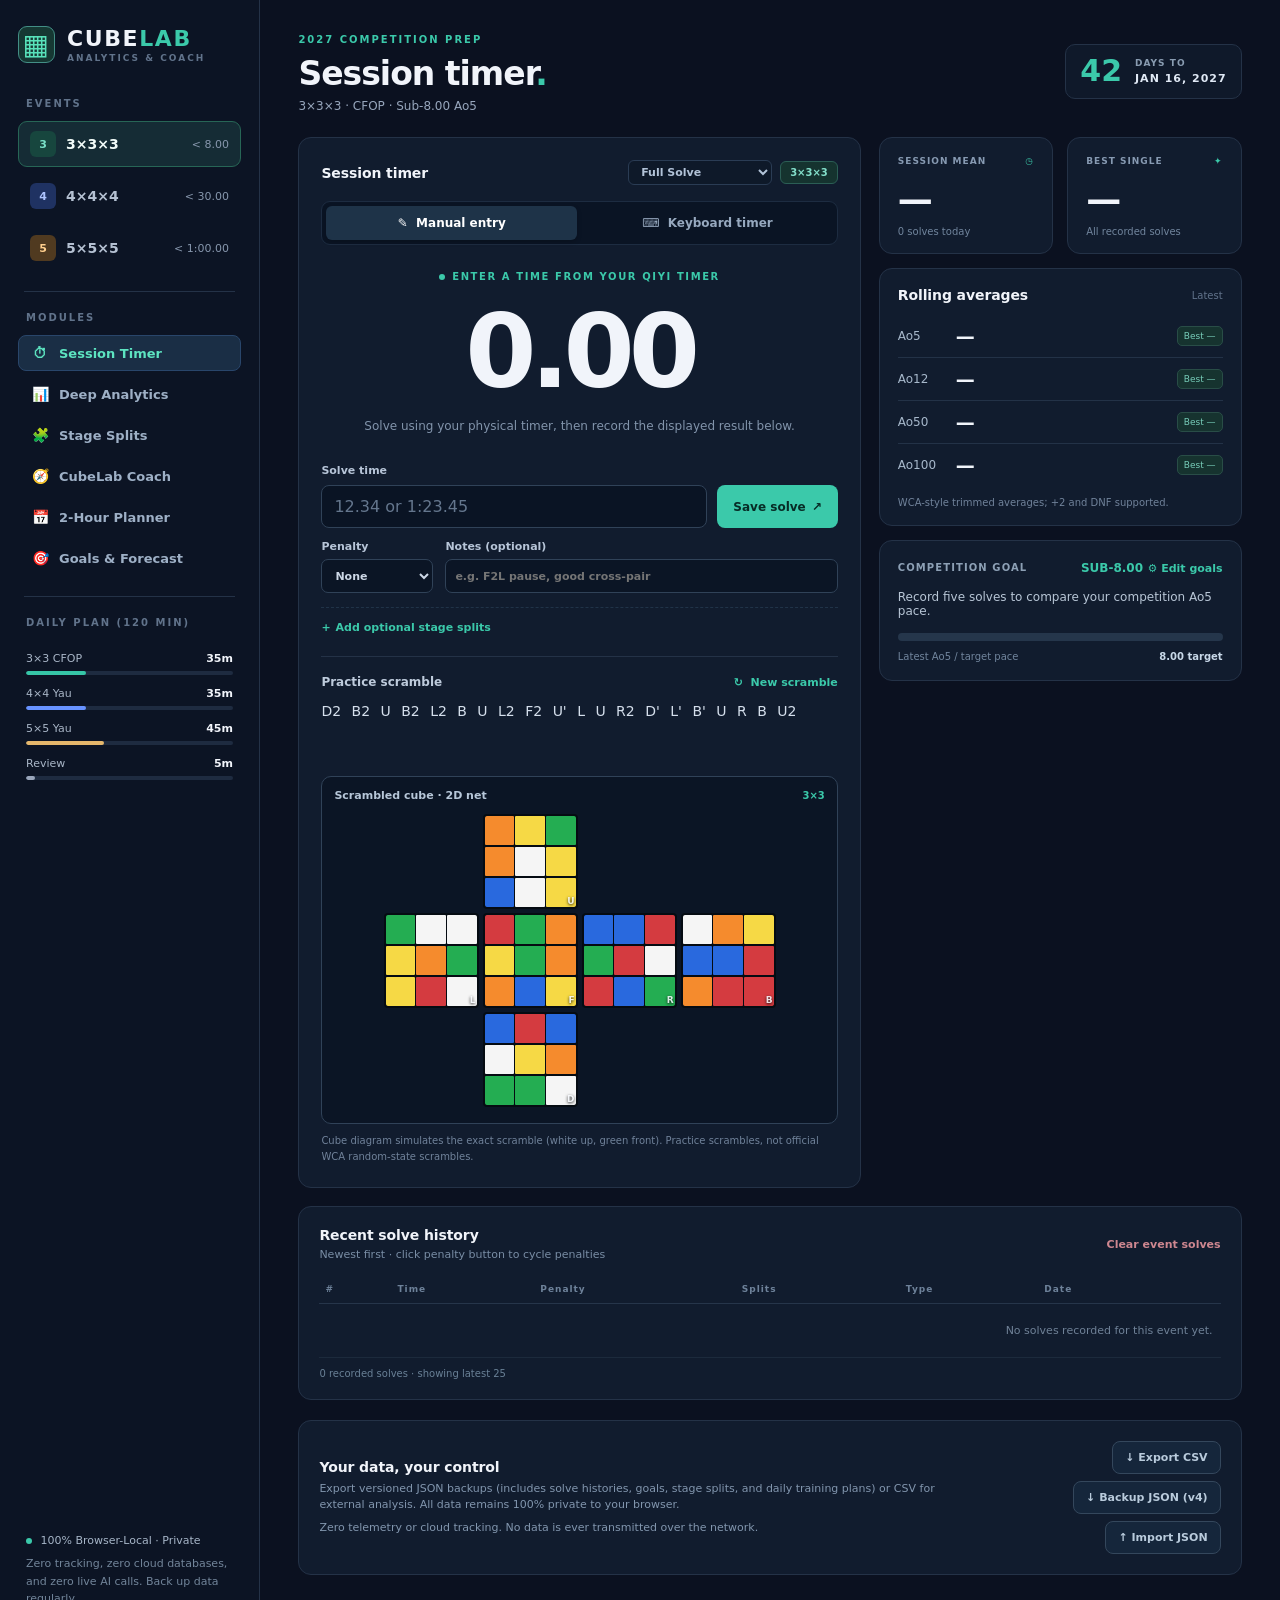
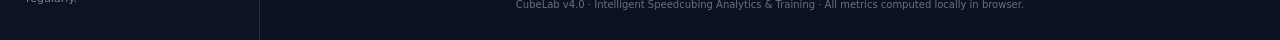
<file: index.html>
<!doctype html>
<html lang="en">
<head>
  <meta charset="UTF-8" />
  <meta name="viewport" content="width=device-width,initial-scale=1" />
  <meta name="theme-color" content="#0b1120" />
  <meta name="description" content="CubeLab v4 — Intelligent Speedcubing Analytics, Stage Splits, Explainable Coaching, and Personalized Training." />
  <title>CubeLab v4 — Speedcubing Training & Analytics</title>
  <link rel="stylesheet" href="styles.css" />
</head>
<body>
  <div class="app-shell">
    <aside class="sidebar">
      <div class="brand"><span class="brand-icon">▦</span><span>CUBE<span class="brand-accent">LAB</span><small>ANALYTICS &amp; COACH</small></span></div>
      
      <div class="nav-label">EVENTS</div>
      <div class="events" role="group" aria-label="Select event">
        <button class="event-btn active" data-event="3x3"><span class="cube-mini green">3</span><span>3×3×3</span><span class="event-target">&lt; 8s</span></button>
        <button class="event-btn" data-event="4x4"><span class="cube-mini blue">4</span><span>4×4×4</span><span class="event-target">&lt; 30s</span></button>
        <button class="event-btn" data-event="5x5"><span class="cube-mini amber">5</span><span>5×5×5</span><span class="event-target">&lt; 60s</span></button>
      </div>

      <div class="sidebar-divider"></div>

      <div class="nav-label">MODULES</div>
      <nav class="view-nav" aria-label="Main Navigation">
        <button class="nav-btn active" data-view="timer"><span class="nav-icon">⏱</span> Session Timer</button>
        <button class="nav-btn" data-view="analytics"><span class="nav-icon">📊</span> Deep Analytics</button>
        <button class="nav-btn" data-view="splits"><span class="nav-icon">🧩</span> Stage Splits</button>
        <button class="nav-btn" data-view="coach"><span class="nav-icon">🧭</span> CubeLab Coach</button>
        <button class="nav-btn" data-view="planner"><span class="nav-icon">📅</span> 2-Hour Planner</button>
        <button class="nav-btn" data-view="forecast"><span class="nav-icon">🎯</span> Goals &amp; Forecast</button>
      </nav>

      <div class="sidebar-divider"></div>

      <div class="nav-label">DAILY PLAN (120 MIN)</div>
      <div class="training-plan" id="sidebar-plan-summary">
        <div class="plan-line"><span>3×3 CFOP</span><strong id="side-plan-3x3">35m</strong></div>
        <div class="mini-bar"><i id="side-bar-3x3" style="width:29.17%;background:#36c6a7"></i></div>
        <div class="plan-line"><span>4×4 Yau</span><strong id="side-plan-4x4">35m</strong></div>
        <div class="mini-bar"><i id="side-bar-4x4" style="width:29.17%;background:#6792ff"></i></div>
        <div class="plan-line"><span>5×5 Yau</span><strong id="side-plan-5x5">45m</strong></div>
        <div class="mini-bar"><i id="side-bar-5x5" style="width:37.5%;background:#e5b76c"></i></div>
        <div class="plan-line"><span>Review</span><strong id="side-plan-review">5m</strong></div>
        <div class="mini-bar"><i id="side-bar-review" style="width:4.17%;background:#9aa6bb"></i></div>
      </div>

      <div class="sidebar-bottom">
        <div class="privacy"><span class="privacy-dot"></span> 100% Browser-Local · Private</div>
        <div class="tiny-muted">Zero tracking, zero cloud databases, and zero live AI calls. Back up data regularly.</div>
      </div>
    </aside>

    <main class="main">
      <header class="topbar">
        <div>
          <span class="eyebrow" id="topbar-eyebrow">2027 COMPETITION PREP</span>
          <h1 id="view-title">Session timer<span class="heading-period">.</span></h1>
          <p id="subtitle">3×3 · CFOP · Sub-8.00 Ao5</p>
        </div>
        <div class="date-box">
          <div class="countdown" id="days-left">—</div>
          <div class="date-description">DAYS TO<br><strong id="competition-date-label">JAN 16, 2027</strong></div>
        </div>
      </header>

      <!-- ================= VIEW 1: TIMER ================= -->
      <section id="view-timer" class="view-panel active">
        <section class="content-grid">
          <section class="timer-panel panel">
            <div class="panel-heading">
              <h2>Session timer</h2>
              <div class="timer-tag-group">
                <select id="session-tag-select" class="session-tag-select" aria-label="Session type">
                  <option value="full">Full Solve</option>
                  <option value="drill">Practice Drill</option>
                  <option value="competition">Comp Simulation</option>
                </select>
                <span class="tag" id="event-tag">3×3×3</span>
              </div>
            </div>

            <div class="mode-switch" role="group" aria-label="Timing input mode">
              <button id="manual-tab" class="mode-btn active" aria-pressed="true">✎ &nbsp;Manual entry</button>
              <button id="keyboard-tab" class="mode-btn" aria-pressed="false">⌨ &nbsp;Keyboard timer</button>
            </div>

            <div class="timer-stage" id="timer-stage">
              <div class="timer-status"><span class="status-dot"></span><span id="timer-instruction">ENTER A TIME FROM YOUR QIYI TIMER</span></div>
              <div class="timer-readout" id="readout" aria-live="off">0.00</div>
              <p class="timer-hint" id="timer-hint">Solve using your physical timer, then record the displayed result below.</p>
            </div>

            <form id="manual-form" class="manual-form">
              <label for="time-input">Solve time</label>
              <div class="input-group">
                <input id="time-input" placeholder="12.34 or 1:23.45" autocomplete="off" inputmode="decimal" aria-label="Solve time" required/>
                <button type="submit" class="primary-btn">Save solve <span>↗</span></button>
              </div>

              <div class="manual-meta">
                <label>Penalty
                  <select id="manual-penalty">
                    <option value="none">None</option>
                    <option value="+2">+2 seconds</option>
                    <option value="DNF">DNF</option>
                  </select>
                </label>
                <label class="notes-label">Notes (optional)
                  <input id="solve-note" placeholder="e.g. F2L pause, good cross-pair" maxlength="180"/>
                </label>
              </div>

              <!-- Optional Stage Splits Expander -->
              <div class="splits-entry-box">
                <button type="button" id="toggle-splits-entry" class="text-button toggle-splits-btn">
                  <span>+</span> Add optional stage splits
                </button>
                <div id="splits-inputs-container" class="splits-inputs-container hidden">
                  <div class="splits-inputs-header">
                    <span>Enter stage durations (seconds)</span>
                    <span id="splits-sum-indicator" class="splits-sum-indicator">Sum: 0.00s</span>
                  </div>
                  <div id="splits-fields-grid" class="splits-fields-grid"></div>
                </div>
              </div>
            </form>

            <div id="keyboard-controls" class="keyboard-controls hidden">
              <button id="touch-timer-btn" class="primary-btn large">Hold to start / tap to stop</button>
              <div class="key-help">Hold <kbd>SPACE</kbd> and release to start. Press <kbd>SPACE</kbd> to stop. <kbd>ESC</kbd> cancels.<br/>The time is saved automatically after you stop.</div>
            </div>

            <div class="scramble-section">
              <div class="scramble-title">
                <span>Practice scramble</span>
                <button id="new-scramble" class="text-button">↻ &nbsp;New scramble</button>
              </div>
              <div id="scramble-text" class="scramble-text"></div>
              <div class="cube-net-box" aria-label="2D unfolded cube showing the current scramble">
                <div class="cube-net-heading"><span>Scrambled cube · 2D net</span><span id="net-size">3×3</span></div>
                <div class="cube-net-scroll"><div id="cube-net" class="cube-net" role="img" aria-label="Scrambled cube faces"></div></div>
              </div>
              <p class="small-disclaimer">Cube diagram simulates the exact scramble (white up, green front). Practice scrambles, not official WCA random-state scrambles.</p>
            </div>
          </section>

          <section class="stats-col">
            <div class="stat-pair">
              <article class="panel stat-card">
                <div class="stat-label">SESSION MEAN <span>◷</span></div>
                <div class="stat-value" id="session-mean">—</div>
                <div class="stat-foot" id="session-count">0 solves today</div>
              </article>
              <article class="panel stat-card">
                <div class="stat-label">BEST SINGLE <span>✦</span></div>
                <div class="stat-value" id="best-single">—</div>
                <div class="stat-foot">All recorded solves</div>
              </article>
            </div>

            <article class="panel averages-panel">
              <div class="panel-heading"><h2>Rolling averages</h2><span class="muted-small">Latest</span></div>
              <div class="average-row"><span>Ao5</span><strong id="ao5">—</strong><span class="best-pill" id="best-ao5">Best —</span></div>
              <div class="average-row"><span>Ao12</span><strong id="ao12">—</strong><span class="best-pill" id="best-ao12">Best —</span></div>
              <div class="average-row"><span>Ao50</span><strong id="ao50">—</strong><span class="best-pill" id="best-ao50">Best —</span></div>
              <div class="average-row"><span>Ao100</span><strong id="ao100">—</strong><span class="best-pill" id="best-ao100">Best —</span></div>
              <p class="small-disclaimer">WCA-style trimmed averages; +2 and DNF supported.</p>
            </article>

            <article class="panel target-panel">
              <div class="target-header">
                <span>COMPETITION GOAL</span>
                <div class="target-head-actions">
                  <strong id="target-label">SUB-8.00</strong>
                  <button id="edit-goals-timer" class="text-button goal-edit-btn" type="button">⚙ Edit goals</button>
                </div>
              </div>
              <div class="target-current" id="current-vs-target">Record five solves to compare your latest Ao5.</div>
              <div class="goal-track" role="progressbar" aria-label="Competition goal pace ratio" aria-valuemin="0" aria-valuemax="100" aria-valuenow="0" id="goal-track">
                <div class="goal-fill" id="goal-fill"></div>
              </div>
              <div class="target-footer">
                <span id="current-label">Latest Ao5 / target pace</span>
                <strong id="target-number">8.00s</strong>
              </div>
            </article>
          </section>
        </section>

        <!-- Solve History Table -->
        <section class="bottom-grid">
          <article class="panel history-panel" style="grid-column: 1 / -1;">
            <div class="panel-heading">
              <div>
                <h2>Recent solve history</h2>
                <p class="panel-subtitle">Newest first · click penalty button to cycle penalties</p>
              </div>
              <button id="clear-event" class="text-button muted-red">Clear event solves</button>
            </div>
            <div class="history-table-wrap">
              <table>
                <thead>
                  <tr>
                    <th>#</th>
                    <th>Time</th>
                    <th>Penalty</th>
                    <th>Splits</th>
                    <th>Type</th>
                    <th>Date</th>
                    <th></th>
                  </tr>
                </thead>
                <tbody id="history-body"></tbody>
              </table>
            </div>
            <div class="table-footer" id="history-count">0 recorded solves</div>
          </article>
        </section>
      </section>

      <!-- ================= VIEW 2: ANALYTICS ================= -->
      <section id="view-analytics" class="view-panel hidden">
        <div class="stats-overview-grid">
          <article class="panel stat-card">
            <div class="stat-label">SAMPLE MEAN</div>
            <div class="stat-value" id="stat-mean">—</div>
            <div class="stat-foot" id="stat-valid-count">0 valid solves</div>
          </article>
          <article class="panel stat-card">
            <div class="stat-label">MEDIAN (P50)</div>
            <div class="stat-value" id="stat-median">—</div>
            <div class="stat-foot">Robust midpoint</div>
          </article>
          <article class="panel stat-card">
            <div class="stat-label">SAMPLE STD DEV (s)</div>
            <div class="stat-value" id="stat-stddev">—</div>
            <div class="stat-foot" id="stat-cv">CV: —</div>
          </article>
          <article class="panel stat-card">
            <div class="stat-label">INTERQUARTILE RANGE</div>
            <div class="stat-value" id="stat-iqr">—</div>
            <div class="stat-foot" id="stat-iqr-span">P75 - P25</div>
          </article>
          <article class="panel stat-card">
            <div class="stat-label">PENALTY RATES</div>
            <div class="stat-value" id="stat-penalties">—</div>
            <div class="stat-foot" id="stat-penalty-detail">0% +2 · 0% DNF</div>
          </article>
          <article class="panel stat-card">
            <div class="stat-label">BEST / WORST</div>
            <div class="stat-value" id="stat-range">—</div>
            <div class="stat-foot" id="stat-range-detail">Single range</div>
          </article>
        </div>

        <section class="panel chart-section-card">
          <div class="panel-heading">
            <div>
              <h2>Solve time progression &amp; rolling Ao5</h2>
              <p class="panel-subtitle">Green: individual solves · Blue dashed: rolling Ao5 · Gold: competition target</p>
            </div>
          </div>
          <div class="chart-wrap">
            <svg id="analytics-progression-chart" viewBox="0 0 650 240" preserveAspectRatio="none"></svg>
          </div>
        </section>

        <section class="bottom-grid">
          <article class="panel">
            <div class="panel-heading">
              <div>
                <h2>Solve-time distribution histogram</h2>
                <p class="panel-subtitle">Binned frequency of solve durations with mean reference marker</p>
              </div>
            </div>
            <div class="chart-wrap" style="height:200px;">
              <svg id="analytics-histogram-chart" viewBox="0 0 650 200" preserveAspectRatio="none"></svg>
            </div>
          </article>

          <article class="panel">
            <div class="panel-heading">
              <div>
                <h2>Solve-time percentiles</h2>
                <p class="panel-subtitle">Distribution breakdown of valid solve times</p>
              </div>
            </div>
            <div class="percentile-grid">
              <div class="percentile-box"><span>P10 (Top 10%)</span><strong id="p-10">—</strong></div>
              <div class="percentile-box"><span>P25 (Q1)</span><strong id="p-25">—</strong></div>
              <div class="percentile-box"><span>P50 (Median)</span><strong id="p-50">—</strong></div>
              <div class="percentile-box"><span>P75 (Q3)</span><strong id="p-75">—</strong></div>
              <div class="percentile-box"><span>P90</span><strong id="p-90">—</strong></div>
            </div>
          </article>
        </section>

        <!-- Comparative Analytics Section -->
        <section class="panel compare-section">
          <div class="panel-heading">
            <div>
              <h2>Comparative analytics &amp; Welch's t-test</h2>
              <p class="panel-subtitle">Test whether changes in solve time between sessions are statistically significant (α = 0.05)</p>
            </div>
            <select id="compare-preset-select" class="session-tag-select">
              <option value="last25_vs_prior25">Last 25 vs Prior 25 Solves</option>
              <option value="first50_vs_last50">First 50 vs Most Recent 50</option>
              <option value="thisweek_vs_lastweek">Current Week vs Previous Week</option>
            </select>
          </div>
          <div id="compare-results-box" class="compare-results-box">
            <div class="compare-metrics-row">
              <div class="cmp-card"><span>Baseline Sample</span><strong id="cmp-base-mean">—</strong><small id="cmp-base-meta">—</small></div>
              <div class="cmp-card"><span>Comparison Sample</span><strong id="cmp-comp-mean">—</strong><small id="cmp-comp-meta">—</small></div>
              <div class="cmp-card"><span>Difference (Δ)</span><strong id="cmp-delta">—</strong><small id="cmp-pct-delta">—</small></div>
              <div class="cmp-card"><span>Welch t-stat / p-value</span><strong id="cmp-pvalue">—</strong><small id="cmp-df">—</small></div>
            </div>
            <div id="cmp-conclusion" class="cmp-conclusion">Select a comparison preset or record more solves to view statistical significance.</div>
          </div>
        </section>
      </section>

      <!-- ================= VIEW 3: STAGE SPLITS ================= -->
      <section id="view-splits" class="view-panel hidden">
        <div class="splits-dashboard-grid">
          <section class="panel splits-overview-panel">
            <div class="panel-heading">
              <div>
                <h2>Stage distribution vs WCA benchmarks</h2>
                <p class="panel-subtitle">Identifies disproportionate time allocation in CFOP and Yau solves</p>
              </div>
              <span id="splits-sample-pill" class="best-pill">0 timed split solves</span>
            </div>

            <div id="splits-breakdown-list" class="splits-breakdown-list">
              <p class="tiny-muted" style="padding:15px;">No stage splits recorded yet. In the Timer tab, expand "Add optional stage splits" when saving a solve to populate stage diagnostics.</p>
            </div>
          </section>

          <section class="panel bottleneck-panel">
            <div class="panel-heading">
              <h2>Diagnostic bottleneck detection</h2>
            </div>
            <div id="bottleneck-content" class="bottleneck-content">
              <p class="tiny-muted">Record stage-split solves to diagnose whether Cross, F2L, Last Layer, or Big Cube Edge Pairing is your primary bottleneck.</p>
            </div>
          </section>
        </div>
      </section>

      <!-- ================= VIEW 4: COACH ================= -->
      <section id="view-coach" class="view-panel hidden">
        <section class="panel coach-panel">
          <div class="panel-heading">
            <div>
              <h2>CubeLab Coach · Actionable training recommendations</h2>
              <p class="panel-subtitle">Deterministic, evidence-grounded insights derived strictly from your measured solve statistics</p>
            </div>
            <span class="tag">Local Engine</span>
          </div>

          <div id="coach-recs-container" class="coach-recs-container">
            <!-- Dynamic coaching cards -->
          </div>
        </section>

        <!-- Weekly Performance Review -->
        <section class="panel weekly-review-panel">
          <div class="panel-heading">
            <div>
              <h2>Local weekly performance review</h2>
              <p class="panel-subtitle">Automated comparison of the last 7 calendar days against the prior 7 days</p>
            </div>
            <span class="tag soft" id="weekly-review-event-tag">3×3×3</span>
          </div>
          <div id="weekly-review-narrative" class="weekly-review-narrative">
            <p>Loading weekly performance report...</p>
          </div>
        </section>
      </section>

      <!-- ================= VIEW 5: 2-HOUR PLANNER ================= -->
      <section id="view-planner" class="view-panel hidden">
        <section class="panel planner-panel">
          <div class="panel-heading">
            <div>
              <h2>Personalized 2-hour daily training schedule</h2>
              <p class="panel-subtitle">Dynamic time distribution calibrated against your competition goals, consistency, and stage bottlenecks</p>
            </div>
            <div class="plan-actions">
              <button id="btn-rebalance-plan" class="outline-btn" type="button">⚡ Dynamic rebalance</button>
              <button id="btn-reset-plan" class="outline-btn" type="button">↺ Default (35/35/45/5)</button>
            </div>
          </div>

          <div class="planner-schedule-grid" id="planner-schedule-grid">
            <!-- Populated dynamically -->
          </div>

          <div class="drill-library-section">
            <div class="panel-heading">
              <h2>Recommended practice drills for today</h2>
              <span class="muted-small">Targeted isolation</span>
            </div>
            <div id="planner-drills-container" class="planner-drills-container">
              <!-- Populated dynamically -->
            </div>
          </div>
        </section>
      </section>

      <!-- ================= VIEW 6: GOALS & FORECAST ================= -->
      <section id="view-forecast" class="view-panel hidden">
        <section class="panel forecast-panel">
          <div class="panel-heading">
            <div>
              <h2>Goal trajectory &amp; forecast modeling</h2>
              <p class="panel-subtitle">Linear regression over rolling performance with standard error confidence intervals</p>
            </div>
            <button id="btn-open-goals-modal" class="primary-btn">⚙ Edit target times</button>
          </div>

          <div class="forecast-cards-grid">
            <div class="stat-card panel">
              <div class="stat-label">CURRENT ROLLING AO12</div>
              <div class="stat-value" id="fc-current-ao">—</div>
              <div class="stat-foot" id="fc-current-gap">Gap to goal: —</div>
            </div>
            <div class="stat-card panel">
              <div class="stat-label">RECENT IMPROVEMENT RATE</div>
              <div class="stat-value" id="fc-rate">—</div>
              <div class="stat-foot" id="fc-required-rate">Required: —</div>
            </div>
            <div class="stat-card panel">
              <div class="stat-label">PROJECTED ACHIEVEMENT DATE</div>
              <div class="stat-value" id="fc-projected-date">—</div>
              <div class="stat-foot" id="fc-confidence">Confidence interval: —</div>
            </div>
            <div class="stat-card panel">
              <div class="stat-label">DAYS TO COMPETITION</div>
              <div class="stat-value" id="fc-days-left">—</div>
              <div class="stat-foot" id="fc-comp-date">Target: Jan 16, 2027</div>
            </div>
          </div>

          <div class="forecast-narrative-box" id="forecast-narrative-box">
            <div class="forecast-status-icon" id="forecast-status-icon">📈</div>
            <div id="forecast-status-text">Record more solves to generate an inferential trajectory forecast.</div>
          </div>
        </section>
      </section>

      <!-- Backup / Export Data Panel (always accessible at bottom) -->
      <section class="panel data-panel">
        <div>
          <h2>Your data, your control</h2>
          <p>Export versioned JSON backups (includes solve histories, goals, stage splits, and daily training plans) or CSV for external analysis. All data remains 100% private to your browser.</p>
          <p class="small-disclaimer">Zero telemetry or cloud tracking. No data is ever transmitted over the network.</p>
        </div>
        <div class="data-actions">
          <button id="export-csv" class="outline-btn">↓ Export CSV</button>
          <button id="export-json" class="outline-btn">↓ Backup JSON (v4)</button>
          <label class="outline-btn import-label">↑ Import JSON<input id="import-file" type="file" accept="application/json,.json" hidden/></label>
        </div>
      </section>

      <footer>CubeLab v4.0 · Intelligent Speedcubing Analytics &amp; Training · All metrics computed locally in browser.</footer>
    </main>
  </div>

  <!-- Goals Customization Dialog -->
  <dialog id="goals-dialog" class="goals-dialog" aria-labelledby="goals-title">
    <form id="goals-form">
      <div class="goals-dialog-head">
        <div>
          <div class="eyebrow">TRAINING TARGETS</div>
          <h2 id="goals-title">Customize competition goals</h2>
          <p>Set targets for 3×3, 4×4, and 5×5. Stored exclusively in this browser.</p>
        </div>
        <button type="button" id="close-goals" class="dialog-close" aria-label="Close goal editor">×</button>
      </div>
      <div class="competition-setting">
        <label for="competition-date">Competition date</label>
        <input id="competition-date" type="date" required />
        <span>Updates the countdown and goal forecast trajectories.</span>
      </div>
      <div id="goal-editor-grid" class="goal-editor-grid"></div>
      <p class="goal-help">Competition goals use the <strong>latest Ao5</strong>. Milestone checkpoints use the selected rolling average (Ao12 or Ao50). Enter times as <strong>8.00</strong>, <strong>30.00</strong>, or <strong>1:00.00</strong>.</p>
      <div class="goals-dialog-foot">
        <button id="reset-goals" type="button" class="outline-btn">↺ Restore 11-week template</button>
        <div class="goals-save-actions">
          <button id="cancel-goals" type="button" class="outline-btn">Cancel</button>
          <button type="submit" class="primary-btn">Save goals</button>
        </div>
      </div>
    </form>
  </dialog>

  <div id="toast" class="toast" role="status" aria-live="polite"></div>

  <!-- Application Modules -->
  <script src="stats.js" defer></script>
  <script src="splits.js" defer></script>
  <script src="coach.js" defer></script>
  <script src="planner.js" defer></script>
  <script src="charts.js" defer></script>
  <script src="app.js" defer></script>
</body>
</html>
</file>
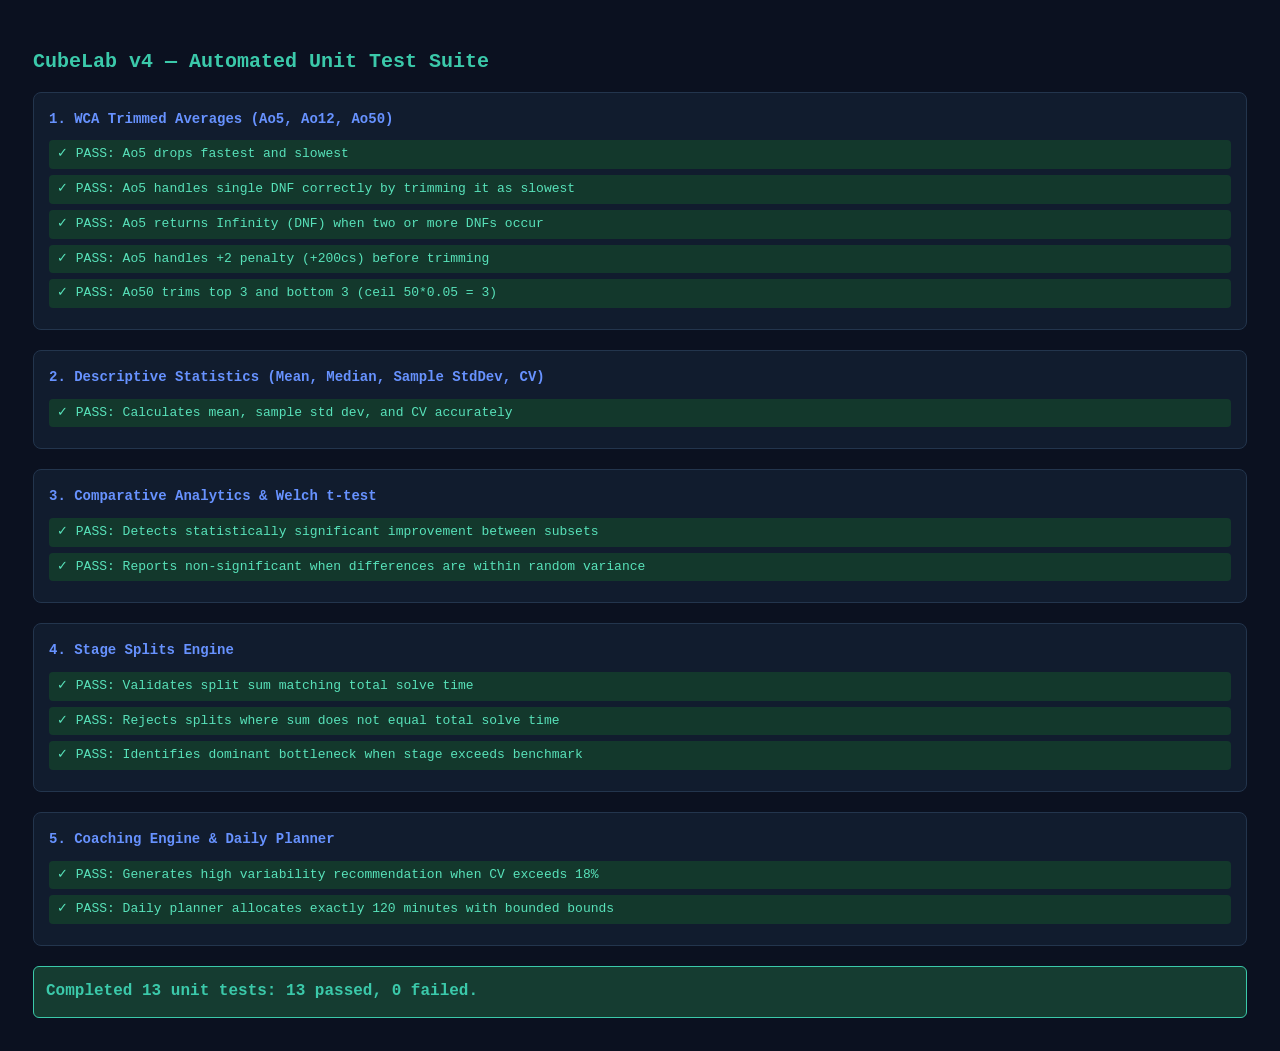
<file: test.html>
<!doctype html>
<html lang="en">
<head>
  <meta charset="UTF-8" />
  <title>CubeLab v4 Automated Test Suite</title>
  <style>
    body { font-family: monospace; background: #0b1120; color: #f1f4fa; padding: 25px; line-height: 1.6; }
    h1 { color: #3bc9aa; font-size: 20px; }
    .suite { margin-bottom: 20px; border: 1px solid #23354d; border-radius: 8px; padding: 15px; background: #111c2e; }
    .suite-title { font-weight: bold; font-size: 14px; margin-bottom: 10px; color: #6792ff; }
    .test { margin: 6px 0; padding: 4px 8px; border-radius: 4px; }
    .pass { background: #13382c; color: #58e2ba; }
    .fail { background: #4a1c24; color: #ff8c94; font-weight: bold; }
    .summary { font-size: 16px; margin-top: 20px; font-weight: bold; padding: 12px; border-radius: 6px; }
    .summary.all-pass { background: #153c31; color: #3bc9aa; border: 1px solid #3bc9aa; }
  </style>
</head>
<body>
  <h1>CubeLab v4 — Automated Unit Test Suite</h1>
  <div id="results">Running tests...</div>

  <script src="stats.js"></script>
  <script src="splits.js"></script>
  <script src="coach.js"></script>
  <script src="planner.js"></script>
  <script>
    const results = document.getElementById('results');
    let totalTests = 0;
    let passedTests = 0;
    let currentSuiteDiv = null;

    function suite(name) {
      currentSuiteDiv = document.createElement('div');
      currentSuiteDiv.className = 'suite';
      const title = document.createElement('div');
      title.className = 'suite-title';
      title.textContent = name;
      currentSuiteDiv.appendChild(title);
      results.appendChild(currentSuiteDiv);
    }

    function test(name, fn) {
      totalTests++;
      const div = document.createElement('div');
      div.className = 'test';
      try {
        fn();
        passedTests++;
        div.className += ' pass';
        div.textContent = `✓ PASS: ${name}`;
      } catch (err) {
        div.className += ' fail';
        div.textContent = `✗ FAIL: ${name} — ${err.message}`;
        console.error(err);
      }
      currentSuiteDiv.appendChild(div);
    }

    function assert(cond, msg) {
      if (!cond) throw new Error(msg || 'Assertion failed');
    }
    function assertEqual(actual, expected, msg) {
      if (actual !== expected) throw new Error(`${msg ? msg + ' ' : ''}Expected ${expected}, but got ${actual}`);
    }
    function assertClose(actual, expected, tol = 0.01, msg) {
      if (Math.abs(actual - expected) > tol) throw new Error(`${msg ? msg + ' ' : ''}Expected ${expected} (±${tol}), but got ${actual}`);
    }

    // Clear loading placeholder
    results.innerHTML = '';

    // Suite 1: WCA Average Calculations
    suite('1. WCA Trimmed Averages (Ao5, Ao12, Ao50)');
    test('Ao5 drops fastest and slowest', () => {
      // 5 solves: 8.00, 9.00, 10.00, 11.00, 12.00 -> kept: 9.00, 10.00, 11.00 -> mean = 10.00 (1000cs)
      const solves = [
        { baseCs: 800, penalty: 'none' },
        { baseCs: 1200, penalty: 'none' },
        { baseCs: 900, penalty: 'none' },
        { baseCs: 1100, penalty: 'none' },
        { baseCs: 1000, penalty: 'none' }
      ];
      const avg = CubeStats.trimmedAverage(solves);
      assertEqual(avg, 1000, 'Ao5 middle 3 mean');
    });

    test('Ao5 handles single DNF correctly by trimming it as slowest', () => {
      // Solves: 8.00, 9.00, 10.00, 11.00, DNF -> drops 8.00 and DNF -> kept: 9.00, 10.00, 11.00 -> 10.00
      const solves = [
        { baseCs: 800, penalty: 'none' },
        { baseCs: 900, penalty: 'none' },
        { baseCs: 1000, penalty: 'none' },
        { baseCs: 1100, penalty: 'none' },
        { baseCs: 1500, penalty: 'DNF' }
      ];
      const avg = CubeStats.trimmedAverage(solves);
      assertEqual(avg, 1000, 'Ao5 with single DNF should be valid');
    });

    test('Ao5 returns Infinity (DNF) when two or more DNFs occur', () => {
      const solves = [
        { baseCs: 800, penalty: 'none' },
        { baseCs: 900, penalty: 'none' },
        { baseCs: 1000, penalty: 'none' },
        { baseCs: 1100, penalty: 'DNF' },
        { baseCs: 1200, penalty: 'DNF' }
      ];
      const avg = CubeStats.trimmedAverage(solves);
      assertEqual(avg, Infinity, 'Ao5 with two DNFs is DNF');
    });

    test('Ao5 handles +2 penalty (+200cs) before trimming', () => {
      // Solves: 7.00, 8.00 (+2 -> 10.00), 9.00, 11.00, 12.00
      // Effective: 700, 900, 1000, 1100, 1200 -> drops 700 and 1200 -> mean of 900, 1000, 1100 = 1000
      const solves = [
        { baseCs: 700, penalty: 'none' },
        { baseCs: 800, penalty: '+2' },
        { baseCs: 900, penalty: 'none' },
        { baseCs: 1100, penalty: 'none' },
        { baseCs: 1200, penalty: 'none' }
      ];
      const avg = CubeStats.trimmedAverage(solves);
      assertEqual(avg, 1000, 'Ao5 with +2 penalty');
    });

    test('Ao50 trims top 3 and bottom 3 (ceil 50*0.05 = 3)', () => {
      const solves = [];
      for (let i = 1; i <= 50; i++) {
        solves.push({ baseCs: i * 100, penalty: 'none' }); // 1.00s to 50.00s
      }
      // Trim lowest 3 (1, 2, 3) and highest 3 (48, 49, 50). Kept: 4 through 47 (44 solves)
      // Mean of 4..47 = (4 + 47) / 2 = 25.5s = 2550cs
      const avg = CubeStats.trimmedAverage(solves);
      assertEqual(avg, 2550, 'Ao50 5% trim');
    });

    // Suite 2: Descriptive Statistics
    suite('2. Descriptive Statistics (Mean, Median, Sample StdDev, CV)');
    test('Calculates mean, sample std dev, and CV accurately', () => {
      const solves = [
        { baseCs: 1000, penalty: 'none' },
        { baseCs: 1200, penalty: 'none' },
        { baseCs: 1400, penalty: 'none' },
        { baseCs: 1600, penalty: 'none' },
        { baseCs: 1800, penalty: 'none' }
      ];
      const s = CubeStats.descriptiveStats(solves);
      assertEqual(s.mean, 1400, 'Mean');
      assertEqual(s.median, 1400, 'Median');
      assertClose(s.stdDev, 316.2, 0.5, 'Sample StdDev');
      assertClose(s.cv, 22.6, 0.5, 'Coefficient of Variation');
      assertEqual(s.min, 1000, 'Min');
      assertEqual(s.max, 1800, 'Max');
    });

    // Suite 3: Inferential Statistics & Welch t-test
    suite('3. Comparative Analytics & Welch t-test');
    test('Detects statistically significant improvement between subsets', () => {
      const setA = []; // baseline: ~15s
      const setB = []; // improved: ~10s
      for (let i = 0; i < 30; i++) {
        setA.push({ baseCs: 1500 + (i % 5) * 20, penalty: 'none' });
        setB.push({ baseCs: 1000 + (i % 5) * 20, penalty: 'none' });
      }
      const cmp = CubeStats.compareSubsets(setA, setB);
      assert(cmp.sufficientData, 'Sufficient data');
      assert(cmp.isSignificant, 'Should be statistically significant');
      assertEqual(cmp.diff, -500, 'Mean difference');
      assert(cmp.pValue < 0.001, 'p-value should be < 0.001');
    });

    test('Reports non-significant when differences are within random variance', () => {
      const setA = [];
      const setB = [];
      for (let i = 0; i < 20; i++) {
        setA.push({ baseCs: 1200 + (i % 7) * 30, penalty: 'none' });
        setB.push({ baseCs: 1205 + (i % 7) * 30, penalty: 'none' });
      }
      const cmp = CubeStats.compareSubsets(setA, setB);
      assert(!cmp.isSignificant, 'Should NOT be statistically significant');
      assert(cmp.pValue > 0.05, 'p-value should be > 0.05');
    });

    // Suite 4: Stage Splits Validation
    suite('4. Stage Splits Engine');
    test('Validates split sum matching total solve time', () => {
      const stages = [
        { name: 'Cross', cs: 150 },
        { name: 'F2L', cs: 500 },
        { name: 'Last Layer', cs: 350 }
      ];
      const valid = CubeSplits.validateSplits(stages, 1000);
      assert(valid.valid, 'Split sum 1000 matches 1000');
    });

    test('Rejects splits where sum does not equal total solve time', () => {
      const stages = [
        { name: 'Cross', cs: 150 },
        { name: 'F2L', cs: 400 },
        { name: 'Last Layer', cs: 350 }
      ]; // Sum = 900 != 1000
      const invalid = CubeSplits.validateSplits(stages, 1000);
      assert(!invalid.valid, 'Should reject mismatched split sum');
    });

    test('Identifies dominant bottleneck when stage exceeds benchmark', () => {
      const solves = [
        {
          baseCs: 1000,
          penalty: 'none',
          splits: [{ name: 'Cross', cs: 100 }, { name: 'F2L', cs: 650 }, { name: 'Last Layer', cs: 250 }] // F2L is 65% vs 50% benchmark
        },
        {
          baseCs: 1000,
          penalty: 'none',
          splits: [{ name: 'Cross', cs: 100 }, { name: 'F2L', cs: 630 }, { name: 'Last Layer', cs: 270 }]
        }
      ];
      const analysis = CubeSplits.analyzeSplits(solves, '3x3');
      assert(analysis.hasData, 'Has data');
      assert(analysis.dominantBottleneck !== null, 'Has dominant bottleneck');
      assertEqual(analysis.dominantBottleneck.name, 'F2L', 'Bottleneck is F2L');
    });

    // Suite 5: Coaching & Planner Engine
    suite('5. Coaching Engine & Daily Planner');
    test('Generates high variability recommendation when CV exceeds 18%', () => {
      const highVarSolves = [];
      for (let i = 0; i < 25; i++) {
        highVarSolves.push({ baseCs: i % 2 === 0 ? 800 : 1500, penalty: 'none', createdAt: new Date().toISOString() });
      }
      const recs = CubeCoach.generateRecommendations(highVarSolves, '3x3', { competitionCs: 800 });
      assert(recs.some(r => r.id === 'high_variability'), 'Triggers high_variability recommendation');
    });

    test('Daily planner allocates exactly 120 minutes with bounded bounds', () => {
      const dummySolves = [
        { event: '3x3', baseCs: 900, penalty: 'none', createdAt: new Date().toISOString() },
        { event: '4x4', baseCs: 3500, penalty: 'none', createdAt: new Date().toISOString() },
        { event: '5x5', baseCs: 7000, penalty: 'none', createdAt: new Date().toISOString() }
      ];
      const plan = CubePlanner.suggestSchedule(dummySolves, null, null, 120);
      const sum = plan.allocations['3x3'].minutes +
                  plan.allocations['4x4'].minutes +
                  plan.allocations['5x5'].minutes +
                  plan.allocations['review'].minutes;
      assertEqual(sum, 120, 'Total minutes must equal 120');
      assert(plan.allocations['3x3'].minutes >= 20, '3x3 >= 20m');
      assert(plan.allocations['4x4'].minutes >= 20, '4x4 >= 20m');
      assert(plan.allocations['5x5'].minutes >= 20, '5x5 >= 20m');
    });

    // Final summary
    const summary = document.createElement('div');
    summary.className = 'summary' + (passedTests === totalTests ? ' all-pass' : '');
    summary.textContent = `Completed ${totalTests} unit tests: ${passedTests} passed, ${totalTests - passedTests} failed.`;
    results.appendChild(summary);
  </script>
</body>
</html>
</file>
<file: styles.css>
:root{--bg:#0b1120;--side:#0c1424;--panel:#111c2e;--panel2:#142238;--border:#243247;--text:#f1f4fa;--muted:#97a6bc;--subtle:#61738b;--mint:#3bc9aa;--blue:#6792ff;--amber:#e5b76c;--red:#e98b92;--font:Inter,ui-sans-serif,system-ui,-apple-system,BlinkMacSystemFont,"Segoe UI",sans-serif}
*{box-sizing:border-box}html{color-scheme:dark}body{margin:0;background:var(--bg);font-family:var(--font);color:var(--text);font-size:14px}button,input,select{font:inherit}button{cursor:pointer}button:focus-visible,input:focus-visible,select:focus-visible{outline:2px solid var(--mint);outline-offset:3px}
.app-shell{display:flex;min-height:100vh;max-width:1700px;margin:auto}.sidebar{width:260px;flex-shrink:0;background:var(--side);border-right:1px solid var(--border);padding:26px 18px;display:flex;flex-direction:column}
.brand{display:flex;align-items:center;gap:12px;font-weight:850;font-size:22px;letter-spacing:1.6px;margin-bottom:35px}
.brand-icon{display:inline-flex;align-items:center;justify-content:center;width:37px;height:37px;border:1px solid #438f86;background:#163833;color:#58e2ba;font-size:28px;border-radius:9px}
.brand-accent{color:var(--mint)}.brand small{display:block;color:var(--subtle);font-size:9px;letter-spacing:2px;font-weight:700;margin-top:2px}
.nav-label{color:var(--subtle);font-size:10px;letter-spacing:2px;font-weight:800;margin-bottom:12px;padding-left:8px}
.events{display:flex;flex-direction:column;gap:6px}
.event-btn{border:1px solid transparent;background:none;color:#b5c1d2;border-radius:9px;padding:9px 11px;display:flex;gap:10px;align-items:center;font-weight:700;text-align:left}
.event-btn:hover{background:#17263b}.event-btn.active{background:#152c35;border-color:#276656;color:#f2fcf9}
.cube-mini{width:26px;height:26px;border-radius:6px;display:grid;place-items:center;font-size:11px}
.cube-mini.green{background:#17463e;color:#79e1c8}.cube-mini.blue{background:#1f3262;color:#adc4ff}.cube-mini.amber{background:#503a20;color:#ffcf8d}
.event-target{margin-left:auto;color:#8797ad;font-weight:500;font-size:11px}
.sidebar-divider{height:1px;background:var(--border);margin:20px 6px}

/* View Navigation */
.view-nav{display:flex;flex-direction:column;gap:5px}
.nav-btn{border:1px solid transparent;background:none;color:#9eb0c6;border-radius:8px;padding:9px 12px;display:flex;gap:10px;align-items:center;font-weight:650;font-size:13px;text-align:left;transition:all .15s}
.nav-btn:hover{background:#142236;color:#f0f5fc}
.nav-btn.active{background:#1a2e45;border-color:#29466b;color:#5de4c1}
.nav-icon{font-size:14px;width:18px;text-align:center}

.training-plan{padding:0 8px}
.plan-line{display:flex;justify-content:space-between;color:#a9b6c7;font-size:11px;margin-top:12px}
.plan-line strong{color:var(--text)}
.mini-bar{height:4px;background:#1e2b40;border-radius:12px;margin-top:6px;overflow:hidden}
.mini-bar i{display:block;height:100%;border-radius:12px}
.sidebar-bottom{margin-top:auto;padding:25px 8px 6px}
.privacy{color:#a7b6c8;font-size:11px;margin-bottom:8px}
.privacy-dot{display:inline-block;width:6px;height:6px;background:var(--mint);border-radius:100%;vertical-align:middle;margin-right:5px}
.tiny-muted{color:#72859a;font-size:11px;line-height:1.6}

.main{flex:1;min-width:0;padding:30px clamp(18px,3vw,50px) 20px}
.topbar{display:flex;align-items:center;justify-content:space-between;gap:20px;margin-bottom:24px}
.eyebrow{font-size:10px;font-weight:850;color:var(--mint);letter-spacing:2px}
h1{font-size:clamp(24px,2.8vw,33px);font-weight:800;letter-spacing:-1px;margin:8px 0 6px}
.heading-period{color:var(--mint)}.topbar p{color:var(--muted);font-size:12px;margin:0}
.date-box{border:1px solid var(--border);border-radius:10px;display:flex;align-items:center;padding:11px 14px;gap:13px;background:#0f192a}
.countdown{font-size:30px;font-weight:800;color:var(--mint);line-height:1}
.date-description{color:#899cb1;font-size:9px;line-height:1.6;letter-spacing:1px;font-weight:750}
.date-description strong{color:#e0e9f5;font-size:11px}

/* Views toggling */
.view-panel{display:none}
.view-panel.active{display:block}

/* Content Layout */
.content-grid{display:grid;grid-template-columns:minmax(0,1.55fr) minmax(290px,1fr);gap:18px}
.panel{background:var(--panel);border:1px solid var(--border);border-radius:13px}
.timer-panel{padding:22px}
.panel-heading{display:flex;justify-content:space-between;align-items:center;gap:10px;margin-bottom:12px}
.timer-tag-group{display:flex;align-items:center;gap:8px}
.session-tag-select{background:#0e1929;color:#b2c3d8;border:1px solid #2a3c54;border-radius:6px;padding:4px 8px;font-size:11px;font-weight:600}
h2{font-size:14px;letter-spacing:-.1px;font-weight:780;margin:0}
.panel-subtitle{color:#798da5;font-size:11px;margin:5px 0 0}
.tag{border:1px solid #2b5e55;color:#83dfca;font-weight:700;background:#15332f;font-size:10px;padding:5px 9px;border-radius:6px}
.tag.soft{color:#a5b4c9;border-color:var(--border);background:#18273c}
.mode-switch{display:flex;gap:5px;background:#0a1424;border:1px solid #1d2c41;border-radius:9px;margin-top:16px;padding:4px}
.mode-btn{flex:1;background:none;color:#97a9bf;border:0;border-radius:6px;padding:10px 6px;font-weight:650;font-size:12px}
.mode-btn.active{background:#1e3348;box-shadow:0 2px 5px #0003;color:#fff}
.timer-stage{text-align:center;padding:26px 5px 28px}
.timer-status{font-size:10px;letter-spacing:1.6px;font-weight:800;color:var(--mint);display:flex;gap:7px;justify-content:center;align-items:center}
.status-dot{width:6px;height:6px;border-radius:50%;background:var(--mint)}
.timer-readout{font-size:clamp(65px,8vw,110px);font-weight:760;letter-spacing:-6px;line-height:1.25;font-variant-numeric:tabular-nums;margin:6px 0 2px}
.timer-readout.armed{color:#e9b964}.timer-readout.running{color:var(--mint)}
.timer-hint{font-size:12px;color:#8294ab;margin:3px 0 0}
.manual-form label{color:#b7c5d8;font-size:11px;font-weight:700}
.input-group{display:flex;gap:10px;margin:8px 0 12px}
.input-group input{background:#0a1424;border:1px solid #304258;border-radius:8px;color:#f8fafd;min-width:0;flex:1;font-size:16px;font-variant-numeric:tabular-nums;padding:11px 12px}
.input-group input::placeholder{color:#64768d}
.primary-btn{border:0;border-radius:8px;color:#072c26;background:var(--mint);font-size:12px;font-weight:800;padding:11px 16px;white-space:nowrap;display:inline-flex;align-items:center;justify-content:center;gap:6px}
.primary-btn:hover{background:#65dfc2}
.manual-meta{display:flex;gap:12px;align-items:end}
.manual-meta>label{display:flex;flex-direction:column;gap:6px}
.manual-meta select,.manual-meta input{background:#0b1525;color:#cdd8e7;border:1px solid #304258;border-radius:7px;padding:7px 9px;height:34px}
.notes-label{flex:1}.notes-label input{width:100%;min-width:0}

/* Stage Splits Entry within Timer */
.splits-entry-box{margin-top:14px;border-top:1px dashed #203348;padding-top:10px}
.toggle-splits-btn{font-size:11px;color:#8ea3bd;display:inline-flex;align-items:center;gap:5px;background:none;border:0;padding:2px 0}
.toggle-splits-btn:hover{color:var(--mint)}
.splits-inputs-container{margin-top:10px;padding:12px;background:#0d1829;border:1px solid #23374e;border-radius:8px}
.splits-inputs-header{display:flex;justify-content:space-between;font-size:11px;color:#8fa5bd;margin-bottom:8px}
.splits-sum-indicator{font-weight:700;color:#55dfbe}
.splits-sum-indicator.error{color:var(--red)}
.splits-fields-grid{display:grid;grid-template-columns:repeat(auto-fit,minmax(110px,1fr));gap:8px}
.stage-input-field{display:flex;flex-direction:column;gap:4px}
.stage-input-field label{font-size:10px;color:#9fb3c8;font-weight:600}
.stage-input-field input{background:#070f1c;border:1px solid #2e4460;border-radius:6px;color:#e8f1fa;padding:6px 8px;font-size:13px;font-variant-numeric:tabular-nums}

.keyboard-controls{display:flex;gap:12px;flex-direction:column;align-items:center;padding:0 0 10px}
.keyboard-controls .large{width:100%;height:45px;touch-action:none}
.key-help{color:var(--muted);font-size:11px;text-align:center;line-height:1.8}
.key-help kbd{font-size:10px;background:#26364d;border:1px solid #46566e;padding:2px 5px;border-radius:4px}
.hidden{display:none!important}

.scramble-section{border-top:1px solid var(--border);margin-top:22px;padding-top:18px}
.scramble-title{display:flex;justify-content:space-between;color:#becbdc;font-size:12px;font-weight:750}
.text-button{padding:0;border:0;background:none;color:var(--mint);font-size:11px;font-weight:750}
.text-button:hover{text-decoration:underline}
.scramble-text{color:#d5dfec;font-size:14px;line-height:1.8;word-spacing:6px;margin-top:10px;min-height:65px}
.small-disclaimer{color:#70829a;font-size:10px;line-height:1.6;margin:9px 0 0}

/* Stats Column & Cards */
.stats-col{display:flex;flex-direction:column;gap:14px}
.stat-pair{display:grid;grid-template-columns:1fr 1fr;gap:14px}
.stat-card{padding:18px 18px 16px}
.stat-label{color:#879ab2;font-size:9px;letter-spacing:1px;font-weight:850;display:flex;justify-content:space-between}
.stat-label span{color:var(--mint)}
.stat-value{font-size:clamp(24px,2.8vw,35px);letter-spacing:-1px;font-variant-numeric:tabular-nums;font-weight:780;margin-top:14px}
.stat-foot{color:#71859d;font-size:10px;margin-top:6px}

.averages-panel{padding:18px 18px 14px}
.muted-small{color:var(--subtle);font-size:10px}
.average-row{display:grid;grid-template-columns:48px 1fr auto;align-items:center;gap:10px;border-bottom:1px solid #233247;padding:10px 0}
.average-row:last-of-type{border:0}
.average-row span:first-child{color:#a7b8cb;font-size:12px}
.average-row strong{font-size:19px;letter-spacing:-.4px;font-weight:750;font-variant-numeric:tabular-nums}
.best-pill{border:1px solid #294d47;color:#77cdb9;font-size:9px;padding:4px 6px;border-radius:5px;background:#16332f}

.target-panel{padding:18px}
.target-header{display:flex;align-items:center;justify-content:space-between}
.target-header span{font-size:10px;letter-spacing:1.1px;font-weight:800;color:#8da0b5}
.target-header strong{font-size:12px;color:var(--mint)}
.target-current{font-size:12px;color:#b8c6d6;margin:15px 0}
.goal-track{height:8px;border-radius:12px;background:#25364b;overflow:hidden}
.goal-fill{height:100%;width:0%;background:linear-gradient(90deg,#267d72,var(--mint));transition:width .25s}
.target-footer{display:flex;justify-content:space-between;margin-top:10px;color:#71859d;font-size:10px}
.target-footer strong{color:#c8d8e8}

/* Bottom Grid / History */
.bottom-grid{display:grid;grid-template-columns:1fr 1fr;gap:18px;margin-top:18px}
.history-panel{padding:20px}
.history-table-wrap{max-height:280px;overflow-y:auto;margin-top:14px}
table{border-collapse:collapse;width:100%;text-align:left}
th{font-size:9px;color:#6e829a;letter-spacing:1px;font-weight:850;padding:9px 6px;border-bottom:1px solid #26354a}
td{padding:9px 6px;border-bottom:1px solid #1c2a3c;font-variant-numeric:tabular-nums;color:#bfd0e1;font-size:11px}
td:nth-child(2){font-size:14px;color:#f1f6fa;font-weight:740}
td:first-child{color:#6f8197}
td:last-child{text-align:right}
.penalty-btn,.delete-btn{border:0;background:transparent;font-size:10px;padding:4px 6px;color:#96a7be}
.penalty-btn{border:1px solid #2b4056;border-radius:4px;min-width:38px}
.penalty-btn.penalized{color:#e6c58a}.penalty-btn.dnf{color:#e98b92}
.delete-btn:hover{color:var(--red)}
.table-footer{color:#698096;font-size:10px;padding-top:10px}
.muted-red{color:#ce8790}

/* Cube Net 2D Visualization */
.cube-net-box{margin-top:12px;padding:12px;border-radius:10px;border:1px solid #304258;background:#0b1525}
.cube-net-heading{display:flex;justify-content:space-between;align-items:center;font-size:11px;font-weight:750;color:#b7c7d9;margin-bottom:8px}
.cube-net-heading span:last-child{font-size:10px;color:var(--mint)}
.cube-net-scroll{overflow-x:auto;max-width:100%}
.cube-net{--cube-n:3;display:grid;grid-template-columns:repeat(4,minmax(0,1fr));grid-template-rows:repeat(3,auto);gap:4px;max-width:400px;margin:auto;min-width:220px;padding:4px}
.cube-face{position:relative;display:grid;grid-template-columns:repeat(var(--cube-n),minmax(0,1fr));grid-template-rows:repeat(var(--cube-n),minmax(0,1fr));gap:1.5px;background:#050b12;border:2px solid #050b12;border-radius:4px;aspect-ratio:1;width:100%;overflow:hidden}
.cube-face::after{position:absolute;right:1px;bottom:1px;content:attr(data-face);font-size:9px;line-height:1;z-index:1;color:#f5f8fc;text-shadow:0 1px 3px #000;pointer-events:none;font-weight:800;opacity:.88}
.cube-face[data-face="U"]{grid-area:1 / 2}
.cube-face[data-face="L"]{grid-area:2 / 1}
.cube-face[data-face="F"]{grid-area:2 / 2}
.cube-face[data-face="R"]{grid-area:2 / 3}
.cube-face[data-face="B"]{grid-area:2 / 4}
.cube-face[data-face="D"]{grid-area:3 / 2}
.cube-sticker{display:block;min-width:0;min-height:0;border-radius:1px}

/* ================= VIEW 2: ANALYTICS STYLES ================= */
.stats-overview-grid{display:grid;grid-template-columns:repeat(auto-fit,minmax(190px,1fr));gap:14px;margin-bottom:18px}
.chart-section-card{padding:22px;margin-bottom:18px}
.chart-wrap{width:100%;height:240px;margin-top:14px}
.chart-wrap svg{width:100%;height:100%;overflow:visible}
.percentile-grid{display:grid;grid-template-columns:repeat(auto-fit,minmax(90px,1fr));gap:10px;padding:16px}
.percentile-box{background:#0e1726;border:1px solid #24354c;border-radius:8px;padding:12px 10px;text-align:center}
.percentile-box span{display:block;font-size:10px;color:#859bb2;margin-bottom:5px;font-weight:700}
.percentile-box strong{font-size:16px;color:#e8f1fa;font-variant-numeric:tabular-nums}

.compare-section{padding:22px;margin-top:18px}
.compare-results-box{margin-top:16px}
.compare-metrics-row{display:grid;grid-template-columns:repeat(auto-fit,minmax(160px,1fr));gap:12px;margin-bottom:14px}
.cmp-card{background:#0c1728;border:1px solid #23364f;border-radius:8px;padding:12px;display:flex;flex-direction:column;gap:4px}
.cmp-card span{font-size:10px;color:#8ba0b7;font-weight:700}
.cmp-card strong{font-size:18px;color:#54e2bc;font-variant-numeric:tabular-nums}
.cmp-card small{font-size:10px;color:#70869e}
.cmp-conclusion{background:#132338;border-left:4px solid var(--mint);padding:12px 14px;border-radius:0 8px 8px 0;font-size:12px;line-height:1.6;color:#d5e2f0}

/* ================= VIEW 3: STAGE SPLITS STYLES ================= */
.splits-dashboard-grid{display:grid;grid-template-columns:minmax(0,1.4fr) minmax(280px,1fr);gap:18px}
.splits-overview-panel,.bottleneck-panel{padding:22px}
.splits-breakdown-list{display:flex;flex-direction:column;gap:12px;margin-top:16px}
.stage-bar-row{background:#0c1626;border:1px solid #20334a;border-radius:9px;padding:14px}
.stage-bar-head{display:flex;justify-content:space-between;align-items:center;font-size:12px;font-weight:700;margin-bottom:6px}
.stage-bar-track{height:8px;border-radius:6px;background:#1e2d42;overflow:hidden;position:relative}
.stage-bar-fill{height:100%;border-radius:6px;background:var(--mint)}
.stage-bar-marker{position:absolute;top:0;bottom:0;width:2px;background:#e5b76c}
.stage-bar-meta{display:flex;justify-content:space-between;font-size:10px;color:#7f94ac;margin-top:6px}
.bottleneck-content{padding:14px;background:#0d1829;border:1px solid #243952;border-radius:9px;margin-top:12px;line-height:1.6;font-size:12px}
.bottleneck-highlight{color:#ffcf8d;font-weight:750}

/* ================= VIEW 4: COACH STYLES ================= */
.coach-panel{padding:22px;margin-bottom:18px}
.coach-recs-container{display:flex;flex-direction:column;gap:16px;margin-top:16px}
.coach-card{background:#0d1829;border:1px solid #23374e;border-left:4px solid var(--mint);border-radius:0 10px 10px 0;padding:18px}
.coach-card.warning{border-left-color:var(--amber)}
.coach-header{display:flex;justify-content:space-between;align-items:center;margin-bottom:10px;flex-wrap:wrap;gap:8px}
.coach-header h3{font-size:14px;font-weight:800;margin:0;color:#f0f5fc}
.coach-badge{font-size:9px;padding:3px 7px;border-radius:4px;background:#182e44;color:#9cb5d0;font-weight:750}
.coach-evidence{color:#76eed1;font-size:11px;font-weight:700;margin-bottom:8px}
.coach-interp{color:#afbfd3;font-size:12px;line-height:1.6;margin-bottom:12px}
.coach-rec-box{background:#142337;border:1px dashed #2b4566;border-radius:8px;padding:12px}
.coach-rec-box strong{display:block;font-size:11px;color:var(--mint);margin-bottom:4px}
.coach-rec-box p{margin:0;font-size:12px;color:#dee7f3;line-height:1.5}
.coach-outcome{margin-top:8px;font-size:11px;color:#94a8c0;font-style:italic}

.weekly-review-panel{padding:22px}
.weekly-review-narrative{margin-top:14px;line-height:1.8;color:#c9d9ec;font-size:13px;background:#0c1626;border:1px solid #20334a;border-radius:10px;padding:18px}

/* ================= VIEW 5: PLANNER STYLES ================= */
.planner-panel{padding:22px}
.plan-actions{display:flex;gap:8px}
.planner-schedule-grid{display:grid;grid-template-columns:repeat(auto-fit,minmax(210px,1fr));gap:14px;margin:18px 0 24px}
.plan-card{background:#0c1626;border:1px solid #23364f;border-radius:10px;padding:16px}
.plan-card-head{display:flex;justify-content:space-between;align-items:center;margin-bottom:8px}
.plan-card-title{font-size:13px;font-weight:800}
.plan-card-minutes{font-size:24px;font-weight:850;color:var(--mint);font-variant-numeric:tabular-nums}
.plan-card-minutes small{font-size:12px;font-weight:600;color:#859bb3}
.plan-input-wrap{display:flex;align-items:center;gap:6px;margin-top:10px}
.plan-input-wrap input{background:#060d18;border:1px solid #2d425c;border-radius:6px;color:#f0f5fc;padding:6px 8px;width:70px;font-size:14px}
.drill-library-section{border-top:1px solid var(--border);padding-top:20px}
.planner-drills-container{display:grid;grid-template-columns:repeat(auto-fit,minmax(280px,1fr));gap:14px;margin-top:14px}
.drill-card{background:#0e192a;border:1px solid #253952;border-radius:9px;padding:14px}
.drill-card-head{display:flex;justify-content:space-between;align-items:center;margin-bottom:6px}
.drill-card-head strong{font-size:13px;color:#f1f5fa}
.drill-pill{background:#152b36;color:#55dfbe;font-size:9px;padding:3px 7px;border-radius:4px;font-weight:750}
.drill-card p{margin:0;font-size:11px;color:#94a6bc;line-height:1.6}

/* ================= VIEW 6: FORECAST STYLES ================= */
.forecast-panel{padding:22px}
.forecast-cards-grid{display:grid;grid-template-columns:repeat(auto-fit,minmax(220px,1fr));gap:14px;margin:18px 0}
.forecast-narrative-box{display:flex;gap:16px;align-items:center;background:#0d1829;border:1px solid #23374e;border-radius:10px;padding:18px;font-size:13px;line-height:1.7;color:#dbe6f4}
.forecast-status-icon{font-size:28px}

/* Data / Goals Modals & Utilities */
.data-panel{display:flex;justify-content:space-between;align-items:center;gap:18px;padding:20px;margin-top:20px}
.data-panel p{font-size:11px;color:#8296ae;line-height:1.5;margin:6px 0 0}
.data-actions{display:flex;gap:7px;flex-wrap:wrap;justify-content:flex-end}
.outline-btn{border:1px solid #34475c;color:#b9cbdc;background:#15263b;border-radius:8px;padding:9px 12px;font-size:11px;font-weight:720;white-space:nowrap;display:inline-flex;align-items:center;justify-content:center;cursor:pointer}
.outline-btn:hover{border-color:var(--mint);color:#fff}
footer{color:#60738a;font-size:10px;margin:24px 0 10px;text-align:center}

.goals-dialog{position:fixed;max-width:min(900px,calc(100vw - 30px));width:900px;max-height:min(92vh,850px);overflow:auto;padding:0;border:1px solid #39526b;border-radius:16px;background:#111e31;color:var(--text);box-shadow:0 30px 100px #000a}
.goals-dialog::backdrop{background:#030811c7;backdrop-filter:blur(5px)}
.goals-dialog form{padding:24px}
.goals-dialog-head{display:flex;justify-content:space-between;align-items:start;gap:12px}
.goals-dialog-head h2{font-size:22px;letter-spacing:-.5px;margin:8px 0}
.goals-dialog-head p{color:#93a6bb;font-size:12px;line-height:1.5;margin:0}
.dialog-close{border:1px solid #3a4b63;background:#1a2b40;color:#d7e6f1;font-size:22px;width:34px;height:34px;border-radius:8px}
.competition-setting{display:flex;align-items:center;gap:14px;margin:18px 0 20px;padding:14px 16px;background:#172940;border:1px solid #31445c;border-radius:9px;flex-wrap:wrap}
.competition-setting label{font-weight:750;font-size:12px}
.competition-setting input,.goal-field input,.goal-field select{background:#0b1728;color:#e8f3fb;border:1px solid #354b61;border-radius:7px;padding:9px 10px;min-width:0;width:100%;font-size:12px}
.competition-setting input{width:auto}.competition-setting span{color:#819ab2;font-size:11px}
.goal-editor-grid{display:grid;grid-template-columns:repeat(3,minmax(0,1fr));gap:12px}
.goal-editor-card{border:1px solid #2e425a;background:#142239;border-radius:10px;padding:14px}
.goal-editor-title{font-size:14px;font-weight:800;margin:0 0 10px;display:flex;justify-content:space-between;align-items:center}
.goal-editor-title small{font-size:10px;color:#83adba;font-weight:700}
.goal-field{display:flex;flex-direction:column;gap:5px;margin-top:10px}
.goal-field label{font-size:10px;font-weight:750;color:#abbed1}
.field-pair{display:grid;grid-template-columns:1fr 1.12fr;gap:6px}
.goal-help{font-size:11px;color:#96a9bd;line-height:1.7;margin:16px 0}
.goals-dialog-foot{display:flex;justify-content:space-between;align-items:center;gap:12px;border-top:1px solid var(--border);padding-top:16px}
.goals-save-actions{display:flex;gap:8px}

.toast{position:fixed;bottom:25px;right:25px;background:#224737;border:1px solid #397a61;padding:12px 18px;border-radius:8px;color:#ddfff0;font-size:12px;box-shadow:0 12px 30px #0005;opacity:0;pointer-events:none;transition:opacity .2s;max-width:350px;line-height:1.5;z-index:9999}
.toast.visible{opacity:1}.toast.error{background:#532b32;border-color:#86505a;color:#ffe3e5}

@media(max-width:1100px){
  .sidebar{width:220px;padding:20px 12px}
  .main{padding:22px 16px}
  .content-grid,.bottom-grid,.splits-dashboard-grid{grid-template-columns:1fr}
  .stat-pair{grid-column:1/-1}
  .data-panel{flex-direction:column;align-items:stretch}
  .data-actions{justify-content:flex-start}
}
@media(max-width:760px){
  .app-shell{flex-direction:column}
  .sidebar{width:100%;padding:16px;border-right:0;border-bottom:1px solid var(--border)}
  .nav-label,.sidebar-divider,.training-plan,.sidebar-bottom{display:none}
  .events{flex-direction:row}
  .event-btn{flex:1;padding:8px;justify-content:center;font-size:11px}
  .event-target{display:none}
  .view-nav{flex-direction:row;flex-wrap:wrap;gap:4px;margin-top:10px}
  .nav-btn{padding:7px 9px;font-size:11px}
  .main{padding:16px 10px}
  .topbar{flex-direction:column;align-items:flex-start;gap:12px}
  .goal-editor-grid{grid-template-columns:1fr}
}
</file>
